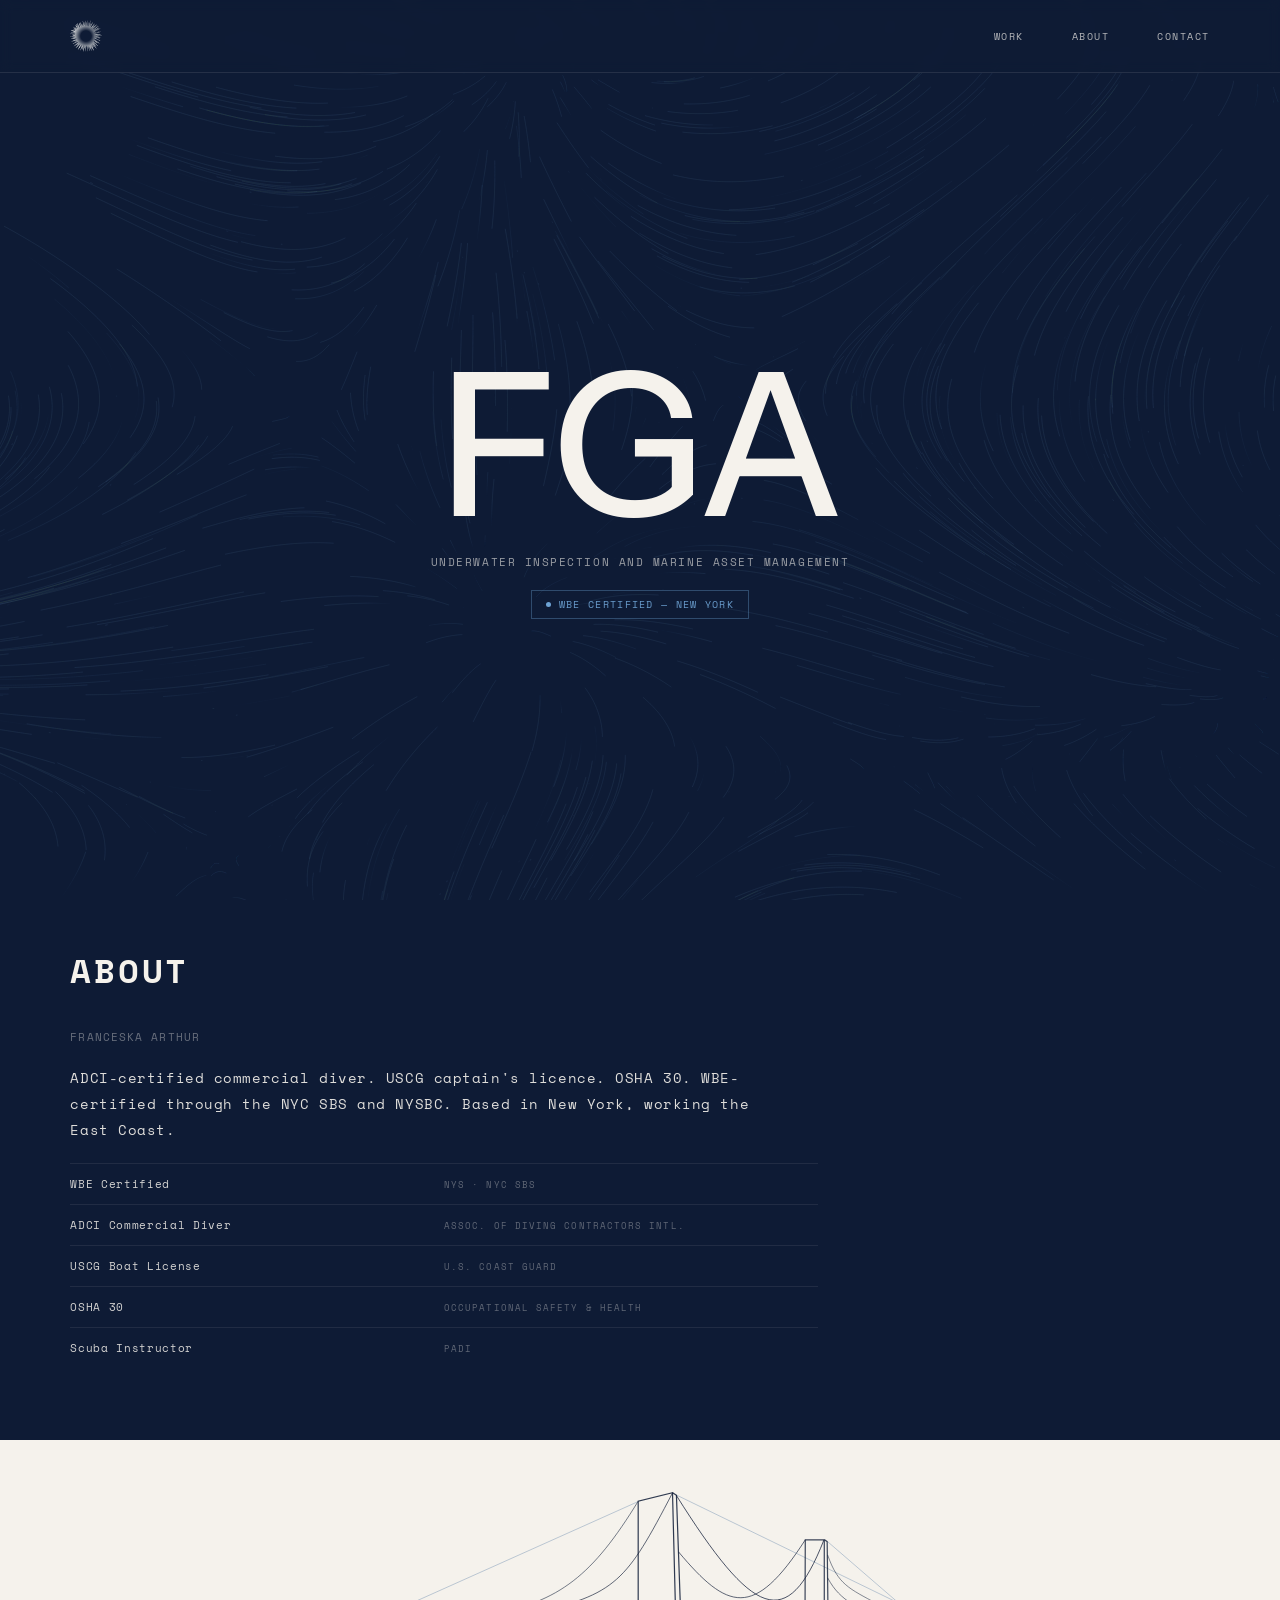
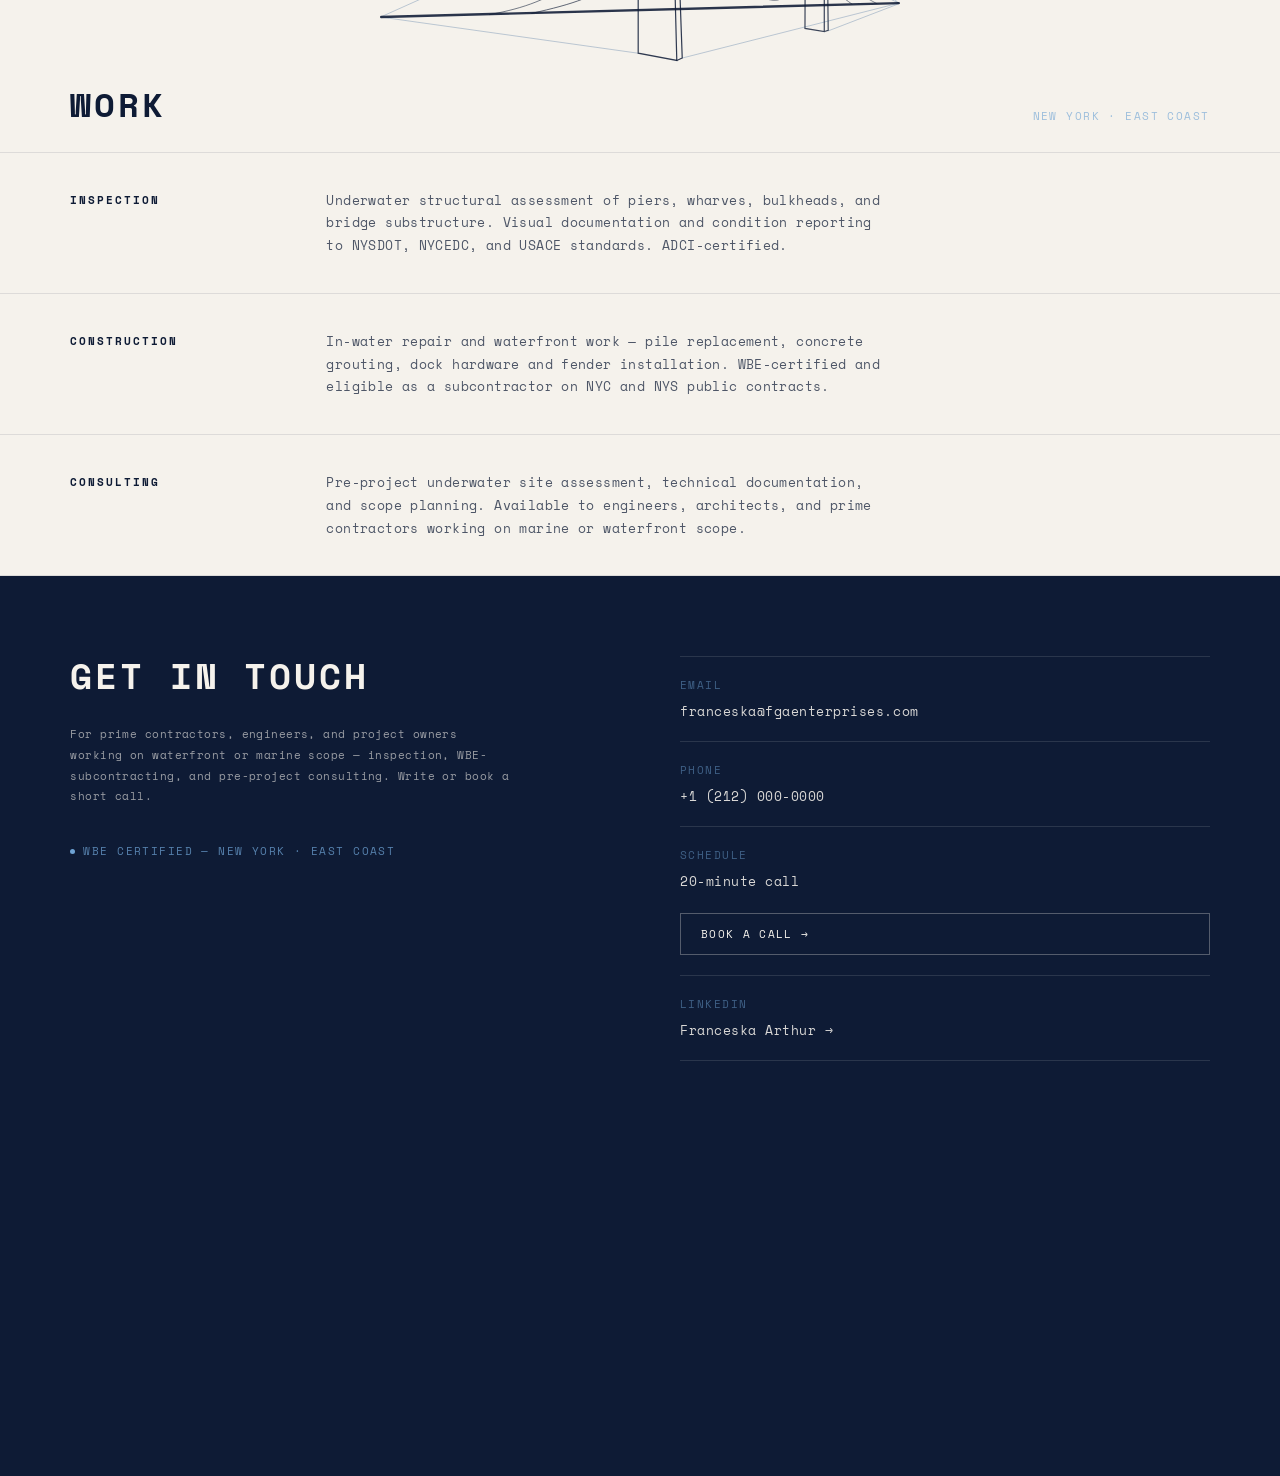
<file: index.html>
<!DOCTYPE html>
<html lang="en">
<head>
  <meta charset="UTF-8">
  <meta name="viewport" content="width=device-width, initial-scale=1.0">
  <title>FGA — Underwater Inspection &amp; Marine Construction</title>
  <meta name="description" content="Francesca Arthur — ADCI-certified commercial diver. Underwater inspection and marine construction. WBE-certified, New York · East Coast.">
  <link rel="icon" type="image/svg+xml" href="assets/urchin.svg">
  <link rel="preconnect" href="https://fonts.googleapis.com">
  <link rel="preconnect" href="https://fonts.gstatic.com" crossorigin>
  <link href="https://fonts.googleapis.com/css2?family=Cormorant+Garamond:ital,wght@0,400;1,400;1,600&family=EB+Garamond:ital,wght@0,400;1,400&family=Instrument+Sans:wght@400;500;600&family=Space+Mono:wght@400;700&display=swap" rel="stylesheet">
  <link rel="stylesheet" href="css/style.css">
</head>
<body>

<!-- ── Nav ── -->
<nav class="nav" id="nav">
  <a href="#" class="nav-brand">
    <img src="assets/urchin.svg" alt="FGA" class="nav-urchin">
    <span class="nav-lockup">
      <span class="nav-rule"></span>
      <span class="nav-wordmark">FGA</span>
    </span>
  </a>
  <div class="nav-links">
    <a href="#work-entry" class="nav-link">Work</a>
    <a href="#about" class="nav-link">About</a>
    <a href="#contact" class="nav-link">Contact</a>
  </div>
  <button class="nav-hamburger" id="hamburger" aria-label="Menu" aria-expanded="false">
    <span></span><span></span><span></span>
  </button>
</nav>
<div class="mobile-menu" id="mobileMenu">
  <a href="#work-entry">Work</a>
  <a href="#about">About</a>
  <a href="#contact">Contact</a>
</div>

<!-- ── Hero ── -->
<section class="hero" data-theme="dark">
  <canvas class="hero-canvas" id="tidalCanvas"></canvas>
  <div class="hero-inner">
    <div class="hero-title" style="margin-bottom:20px;">FGA</div>
    <div class="hero-sub">Underwater inspection and marine asset management</div>
    <div class="wbe-badge">
      <span class="wbe-dot"></span>
      <span class="wbe-text">WBE Certified — New York</span>
    </div>
  </div>
  <div class="hero-end" id="hero-end"></div>
</section>

<!-- ── About ── -->
<section id="about" class="section-navy" data-theme="dark">
  <div class="section-header">
    <div class="section-title">About</div>
  </div>
  <div class="about-grid">
    <div>
      <div class="about-name">Franceska Arthur</div>
      <p class="body-lead" style="margin-bottom:20px;">
        ADCI-certified commercial diver. USCG captain's licence. OSHA 30.
        WBE-certified through the NYC SBS and NYSBC. Based in New York,
        working the East Coast.
      </p>
      <!-- Credentials table -->
      <div class="creds-table">
        <div class="cred-row">
          <span class="cred-name">WBE Certified</span>
          <span class="cred-auth">NYS · NYC SBS</span>
        </div>
        <div class="cred-row">
          <span class="cred-name">ADCI Commercial Diver</span>
          <span class="cred-auth">Assoc. of Diving Contractors Intl.</span>
        </div>
        <div class="cred-row">
          <span class="cred-name">USCG Boat License</span>
          <span class="cred-auth">U.S. Coast Guard</span>
        </div>
        <div class="cred-row">
          <span class="cred-name">OSHA 30</span>
          <span class="cred-auth">Occupational Safety &amp; Health</span>
        </div>
        <div class="cred-row">
          <span class="cred-name">Scuba Instructor</span>
          <span class="cred-auth">PADI</span>
        </div>
      </div>
    </div>
    <!-- Profile photo: when ready, add a div.about-photo here with
         style="background-image:url('assets/your-photo.jpg')" on .about-photo-frame. -->
  </div>
  <div style="height:72px;"></div>
</section>

<!-- ── Work (linen) — bridge at top, 3 rows label + sentence ── -->
<section id="work-entry" class="light-section" data-theme="light">
  <div class="bridge-wrap">
    <div class="bridge-inner">
      <svg class="bridge-svg" viewBox="0 0 431 141" fill="none" xmlns="http://www.w3.org/2000/svg">
        <path d="M0.5 103.635L214 133.635" stroke="#1B4F8A" stroke-opacity=".45" stroke-width=".5"/>
        <path d="M0.5 103.635L213.5 8.135" stroke="#1B4F8A" stroke-opacity=".45" stroke-width=".5"/>
        <path d="M246 2.635L430 92.135L371 41.135" stroke="#1B4F8A" stroke-opacity=".45" stroke-width=".5"/>
        <path d="M430 92.135L250.5 137.635" stroke="#1B4F8A" stroke-opacity=".45" stroke-width=".5"/>
        <path d="M430 92.635L371.5 115.135" stroke="#1B4F8A" stroke-opacity=".45" stroke-width=".5"/>
        <path d="M214 133.592V7.686L242.444 0.635L246 139.635L214 133.592Z" stroke="#0E1B35" stroke-opacity=".85"/>
        <path d="M245.796 139.178C245.544 139.291 245.431 139.587 245.543 139.839C245.656 140.091 245.951 140.204 246.204 140.092L246 139.635L245.796 139.178ZM250.5 137.628L250.704 138.084L251.012 137.947L251 137.61L250.5 137.628ZM245.7 2.642L246.2 2.624L246.19 2.36L245.966 2.219L245.7 2.642ZM246 139.635L246.204 140.092L250.704 138.084L250.5 137.628L250.296 137.171L245.796 139.178L246 139.635ZM250.5 137.628L251 137.61L246.2 2.624L245.7 2.642L245.2 2.66L250 137.646L250.5 137.628ZM245.7 2.642L245.966 2.219L242.766 0.211L242.5 0.635L242.234 1.059L245.434 3.066L245.7 2.642Z" fill="#0E1B35" fill-opacity=".85"/>
        <path d="M352.25 113.102L352.5 39.635H368.25V115.635L352.25 113.102Z" stroke="#0E1B35" stroke-opacity=".8"/>
        <path d="M368.5 115.635L371.5 114.635L370.643 41.155L368.5 39.635" stroke="#0E1B35" stroke-opacity=".8"/>
        <path d="M245.5 2.635C309.042 103.782 337.374 117.535 368 39.635" stroke="#0E1B35" stroke-opacity=".82" stroke-width=".75"/>
        <path d="M247.5 49.705C287.81 97.722 309.779 106.186 352.5 39.635" stroke="#0E1B35" stroke-opacity=".72" stroke-width=".75"/>
        <path d="M125.5 100.635C195.952 84.972 204.188 74.17 242.5 0.635" stroke="#0E1B35" stroke-opacity=".72" stroke-width=".75"/>
        <path d="M90.5 101.635C149.089 91.252 176.518 68.707 214 7.635" stroke="#0E1B35" stroke-opacity=".62" stroke-width=".75"/>
        <path d="M1 103.635L430 92.135" stroke="#0E1B35" stroke-opacity=".88" stroke-width="2" stroke-linecap="round"/>
        <path d="M371 71.135C376.96 82.031 382.499 86.83 391.5 93.135" stroke="#0E1B35" stroke-opacity=".6" stroke-width=".75"/>
        <path d="M371 52.135C379.662 76.871 388.861 79.951 412 92.635" stroke="#0E1B35" stroke-opacity=".55" stroke-width=".75"/>
      </svg>
    </div>
  </div>
  <div class="section-header" style="padding-top:24px; padding-bottom:28px;">
    <div class="section-title">Work</div>
    <span class="mono section-meta">New York · East Coast</span>
  </div>
  <div class="work-rows">
    <div class="work-discipline">
      <div class="work-label">Inspection</div>
      <div class="body-text work-body">Underwater structural assessment of piers, wharves, bulkheads, and bridge substructure. Visual documentation and condition reporting to NYSDOT, NYCEDC, and USACE standards. ADCI-certified.</div>
    </div>
    <div class="work-discipline">
      <div class="work-label">Construction</div>
      <div class="body-text work-body">In-water repair and waterfront work — pile replacement, concrete grouting, dock hardware and fender installation. WBE-certified and eligible as a subcontractor on NYC and NYS public contracts.</div>
    </div>
    <div class="work-discipline">
      <div class="work-label">Consulting</div>
      <div class="body-text work-body">Pre-project underwater site assessment, technical documentation, and scope planning. Available to engineers, architects, and prime contractors working on marine or waterfront scope.</div>
    </div>
  </div>
</section>

<!-- ── Contact (navy) ── -->
<section id="contact" class="section-navy" data-theme="dark">
  <div class="contact-inner">
    <div class="contact-lead-col">
      <div class="contact-heading">Get in touch</div>
      <div class="contact-lead">
        For prime contractors, engineers, and project owners working on
        waterfront or marine scope — inspection, WBE-subcontracting,
        and pre-project consulting. Write or book a short call.
      </div>
      <div style="display:flex; align-items:center; gap:8px; margin-top:8px;">
        <span class="wbe-dot"></span>
        <span class="mono" style="opacity:.75; color:var(--sky);">WBE Certified — New York · East Coast</span>
      </div>
    </div>

    <div>
      <div class="contact-method">
        <span class="mono contact-method-label">Email</span>
        <a class="contact-method-value" href="mailto:franceska@fgaenterprises.com">franceska@fgaenterprises.com</a>
      </div>
      <div class="contact-method">
        <span class="mono contact-method-label">Phone</span>
        <a class="contact-method-value" href="tel:+12120000000">+1 (212) 000-0000</a>
      </div>
      <div class="contact-method">
        <span class="mono contact-method-label">Schedule</span>
        <div class="contact-method-value" style="margin-bottom:14px;">20-minute call</div>
        <a href="https://calendar.app.google/g8CN85ZAkyi4qekB9" target="_blank" rel="noopener" class="cta-primary">Book a call &rarr;</a>
      </div>
      <div class="contact-method">
        <span class="mono contact-method-label">LinkedIn</span>
        <a class="contact-method-value" href="https://www.linkedin.com/in/franceska-arthur-253ab6415/" target="_blank" rel="noopener">Franceska Arthur &rarr;</a>
      </div>
    </div>
  </div>
</section>

<script src="js/site.js"></script>
</body>
</html>
</file>
<file: css/style.css>
/* ============================================================
   FGA — Francesca Arthur · Marine Inspection & Construction
   Shared stylesheet (site + journal)
   Palette:  linen #F5F2EC · navy #0E1B35 · sky #6EA3D4
   ============================================================ */

*, *::before, *::after { margin:0; padding:0; box-sizing:border-box; }
html { scroll-behavior:smooth; }
body { background:#0E1B35; -webkit-font-smoothing:antialiased; }
a { text-decoration:none; color:inherit; }
img { max-width:100%; }

:root {
  --linen:#F5F2EC;
  --navy:#0E1B35;
  --sky:#6EA3D4;
  --gutter: clamp(24px, 5.5vw, 80px);
}

/* ── Type ── */
.hero-title {
  font-family:'Instrument Sans', sans-serif;
  font-size: clamp(80px, 16vw, 200px);
  letter-spacing:-0.01em; font-style:normal; font-weight:500; line-height:.9;
  color:var(--linen);
}
.section-title {
  font-family:'Space Mono', monospace;
  font-size: clamp(20px, 2.8vw, 34px);
  font-weight:700; letter-spacing:.08em;
  text-transform:uppercase; line-height:1.1;
  color:var(--linen);
}
.body-lead {
  font-family:'Space Mono', monospace;
  font-size: clamp(12px, 1.2vw, 14px);
  line-height:1.85; color:var(--linen); opacity:.9;
  text-wrap:pretty; letter-spacing:.04em;
}
.body-text {
  font-family:'Space Mono', monospace;
  font-size:12px; line-height:1.9;
  color:var(--linen); opacity:.62; text-wrap:pretty; letter-spacing:.03em;
}
.mono {
  font-family:'Space Mono', monospace;
  font-size:11px; letter-spacing:.13em;
  text-transform:uppercase; color:var(--sky); opacity:.65;
}
.service-body {
  font-family:'Space Mono', monospace;
  font-size:11px; line-height:1.85;
  color:var(--linen); opacity:.6; letter-spacing:.03em;
}

/* ── Nav ── */
.nav {
  position:fixed; top:0; left:0; right:0; z-index:100;
  display:flex; justify-content:space-between; align-items:center;
  padding:20px var(--gutter);
  background:rgba(14,27,53,0.93); backdrop-filter:blur(6px);
  border-bottom:.5px solid rgba(245,242,236,0.1);
  transition:background .4s ease, border-color .4s ease;
}
.nav.nav-light {
  background:rgba(245,242,236,0.92);
  border-bottom-color:rgba(14,27,53,0.1);
}
.nav.nav-light .nav-link { color:var(--navy); }
.nav.nav-light .nav-hamburger span { background:var(--navy); }

.nav-brand { display:flex; align-items:center; }
.nav-urchin {
  display:block; flex-shrink:0; width:32px; height:32px;
  filter: brightness(0) invert(1) sepia(0.2); opacity:.85;
  -webkit-mask-image: radial-gradient(ellipse 55% 55% at 50% 50%, transparent 30%, black 75%);
  mask-image: radial-gradient(ellipse 55% 55% at 50% 50%, transparent 30%, black 75%);
  transition:filter .4s ease, opacity .4s ease;
}
.nav.nav-light .nav-urchin { filter: brightness(0); opacity:.55; }
.nav-lockup {
  display:flex; align-items:center; overflow:hidden;
  max-width:0; opacity:0;
  transition:max-width .5s ease, opacity .45s ease;
}
.nav.nav-scrolled .nav-lockup { max-width:110px; opacity:1; }
.nav-rule {
  width:.5px; height:24px; margin:0 16px; flex-shrink:0;
  background:rgba(245,242,236,0.25); transition:background .4s ease;
}
.nav.nav-light .nav-rule { background:rgba(14,27,53,0.25); }
.nav-wordmark {
  white-space:nowrap; font-family:'Instrument Sans', sans-serif; font-size:20px;
  letter-spacing:-0.01em; font-weight:500; color:var(--linen);
  transition:color .4s ease;
}
.nav.nav-light .nav-wordmark { color:var(--navy); }

.nav-links { display:flex; gap:48px; }
.nav-link {
  font-family:'Space Mono', monospace; font-size:10px;
  letter-spacing:.15em; text-transform:uppercase;
  color:var(--linen); opacity:.72;
  transition:opacity .2s, color .4s ease;
}
.nav-link:hover { opacity:1; }
.nav-hamburger {
  display:none; background:none; border:none; cursor:pointer;
  padding:4px; flex-direction:column; gap:5px;
}
.nav-hamburger span {
  display:block; width:22px; height:.5px;
  background:var(--linen); opacity:.75;
  transition:transform .2s, opacity .2s;
}
.nav-hamburger.open span:nth-child(1){ transform:rotate(45deg) translate(4px,4px); }
.nav-hamburger.open span:nth-child(2){ opacity:0; }
.nav-hamburger.open span:nth-child(3){ transform:rotate(-45deg) translate(4px,-4px); }

.mobile-menu {
  position:fixed; top:65px; left:0; right:0; z-index:99;
  background:rgba(14,27,53,0.98); backdrop-filter:blur(8px);
  display:none; flex-direction:column;
  padding:24px var(--gutter) 32px;
  border-bottom:.5px solid rgba(245,242,236,0.1);
}
.mobile-menu.open { display:flex; }
.mobile-menu a {
  font-family:'Space Mono', monospace; font-size:13px;
  letter-spacing:.14em; text-transform:uppercase;
  color:var(--linen); opacity:.75; padding:14px 0;
  border-bottom:.5px solid rgba(245,242,236,0.08);
}
.mobile-menu a:last-child { border-bottom:none; }

/* ── Hero ── */
.hero {
  height:100vh; position:relative; overflow:hidden;
  background:var(--navy); color:var(--linen);
}
.hero-canvas { position:absolute; inset:0; width:100%; height:100%; }
.hero-inner {
  position:relative; z-index:1; height:100%;
  display:flex; flex-direction:column; align-items:center;
  justify-content:center; padding-top:72px; text-align:center;
}
.hero-sub {
  font-family:'Space Mono', monospace; font-size:clamp(10px,1vw,11px);
  letter-spacing:.14em; text-transform:uppercase;
  color:var(--linen); opacity:.6; margin-bottom:20px;
}
.hero-end { position:absolute; bottom:120px; left:0; width:100%; height:1px; }

/* ── WBE badge ── */
.wbe-badge {
  display:inline-flex; align-items:center; gap:8px;
  padding:6px 14px;
  border:.5px solid rgba(110,163,212,0.35);
}
.wbe-dot {
  width:5px; height:5px; border-radius:50%;
  background:var(--sky); display:inline-block; flex-shrink:0;
}
.wbe-text {
  font-family:'Space Mono', monospace; font-size:10px;
  letter-spacing:.13em; text-transform:uppercase;
  color:var(--sky); opacity:.95;
}

/* ── Section header (shared) ── */
.section-navy { background:var(--navy); color:var(--linen); }
.section-header {
  display:flex; justify-content:space-between; align-items:flex-end;
  padding:52px var(--gutter) 40px;
}

/* ── About ── */
#about { scroll-margin-top:72px; }
.about-grid {
  display:grid; grid-template-columns:1fr 320px;
  gap:72px; padding:0 var(--gutter);
  align-items:start;
}
.about-name {
  font-family:'Space Mono', monospace; font-size:11px;
  letter-spacing:.1em; text-transform:uppercase;
  color:var(--linen); opacity:.38; margin-bottom:20px;
}
.about-photo { position:relative; padding-top:28px; }
.about-photo-frame {
  background:rgba(245,242,236,0.05);
  border:.5px dashed rgba(245,242,236,0.15);
  height:380px; display:flex; align-items:center; justify-content:center;
  background-size:cover; background-position:center;
}
.about-corner {
  position:absolute; width:14px; height:14px; opacity:.6;
}
.about-corner.tl { top:10px; left:10px; border-top:.5px solid var(--sky); border-left:.5px solid var(--sky); }
.about-corner.tr { top:10px; right:10px; border-top:.5px solid var(--sky); border-right:.5px solid var(--sky); }
.about-corner.bl { bottom:10px; left:10px; border-bottom:.5px solid var(--sky); border-left:.5px solid var(--sky); }
.about-corner.br { bottom:10px; right:10px; border-bottom:.5px solid var(--sky); border-right:.5px solid var(--sky); }

/* Credentials table — now lives inside the about bio column */
.creds-table { margin-top:4px; }
.cred-row {
  display:grid; grid-template-columns:1fr 1fr;
  align-items:center; padding:12px 0;
  border-top:.5px solid rgba(245,242,236,0.08);
}
.cred-name {
  font-family:'Space Mono', monospace; font-size:11px;
  letter-spacing:.06em; color:var(--linen); opacity:.85;
}
.cred-auth {
  font-family:'Space Mono', monospace; font-size:9px;
  letter-spacing:.12em; text-transform:uppercase;
  color:var(--linen); opacity:.35;
}

/* ── Work (linen) ── */
.light-section { background:var(--linen); color:var(--navy); }
.light-section .section-title { color:var(--navy); }
.light-section .body-text { color:var(--navy); opacity:.72; }
#work-entry { scroll-margin-top:72px; }

.bridge-wrap {
  padding:52px var(--gutter) 0; overflow:hidden;
}
.bridge-inner { max-width:520px; margin:0 auto; }
.bridge-svg { display:block; width:100%; height:auto; }

.work-rows { border-top:.5px solid rgba(14,27,53,0.1); }
.work-discipline {
  display:grid; grid-template-columns:200px 1fr;
  gap:0 56px; padding:36px var(--gutter);
  border-bottom:.5px solid rgba(14,27,53,0.1);
  align-items:start;
}
.work-label {
  font-family:'Space Mono', monospace; font-size:11px; font-weight:700;
  text-transform:uppercase; letter-spacing:.18em;
  padding-top:3px; color:var(--navy);
}
.work-body {
  font-size:13px; line-height:1.75; opacity:.72; max-width:560px;
}

/* ── Contact (navy) ── */
#contact { scroll-margin-top:0; min-height:100vh; }
.contact-inner {
  padding: clamp(80px, 8vh, 108px) var(--gutter) 72px;
  display: grid;
  grid-template-columns: 1fr 1fr;
  gap: 80px;
  align-items: start;
  min-height: 100vh;
}
.contact-lead-col { display:flex; flex-direction:column; gap:28px; }
.contact-heading {
  font-family:'Space Mono', monospace;
  font-size:clamp(22px,2.8vw,36px);
  font-weight:700; text-transform:uppercase;
  letter-spacing:.08em; line-height:1.1; color:var(--linen);
}
.contact-lead {
  font-family:'Space Mono', monospace; font-size:11px;
  line-height:1.9; letter-spacing:.04em;
  opacity:.6; max-width:440px; color:var(--linen);
}
.contact-method {
  padding: 20px 0;
  border-bottom: .5px solid rgba(245,242,236,0.12);
  display: flex; flex-direction: column; gap: 8px;
}
.contact-method:first-child { border-top: .5px solid rgba(245,242,236,0.12); }
.contact-method-label { opacity:.5; }
.contact-method-value {
  font-family:'Space Mono', monospace;
  font-size:13px; letter-spacing:.04em;
  color:var(--linen); opacity:.88;
}
a.contact-method-value { transition:opacity .2s; }
a.contact-method-value:hover { opacity:1; }

/* ── CTAs ── */
.cta-primary {
  display:inline-block;
  font-family:'Space Mono', monospace; font-size:11px;
  letter-spacing:.12em; text-transform:uppercase;
  color:var(--linen); padding:12px 20px;
  border:.5px solid rgba(245,242,236,0.3);
  transition:background .2s, color .2s;
}
.cta-primary:hover { background:var(--linen); color:var(--navy); }

/* ──────────────────────────────────────────────
   Responsive
   ────────────────────────────────────────────── */
@media (max-width:768px) {
  .nav-links { display:none; }
  .nav-hamburger { display:flex; }

  .about-grid { grid-template-columns:1fr; gap:40px; }
  .about-photo { display:none; }

  .work-discipline { grid-template-columns:1fr; gap:12px; }

  .section-meta { display:none; }
  .section-header { padding:40px var(--gutter) 28px; }

  .contact-inner { grid-template-columns:1fr; gap:52px; }
}

/* ──────────────────────────────────────────────
   Journal (index + entry)
   ────────────────────────────────────────────── */
body.journal { color:var(--linen); font-family:'EB Garamond', serif; }

.journal-header {
  padding:120px var(--gutter) 40px;
  display:flex; justify-content:space-between; align-items:flex-end;
  border-bottom:.5px solid rgba(245,242,236,0.11);
}
.journal-header .label {
  font-family:'Space Mono', monospace; font-size:9px;
  letter-spacing:.18em; text-transform:uppercase; opacity:.38;
  margin-bottom:14px;
}
.journal-header h1 {
  font-family:'Cormorant Garamond', serif; font-size:clamp(44px,8vw,64px);
  font-style:italic; letter-spacing:.06em; font-weight:400;
}
.journal-header .meta {
  font-family:'Space Mono', monospace; font-size:9px;
  letter-spacing:.1em; color:var(--sky); opacity:.6;
}

.entries { padding:0 var(--gutter); min-height:40vh; }
.entry {
  display:grid; grid-template-columns:196px 1fr;
  gap:72px; align-items:start;
  padding:52px 0;
  border-bottom:.5px solid rgba(245,242,236,0.09);
}
.entry-meta { display:flex; flex-direction:column; gap:7px; padding-top:4px; }
.entry-meta .date {
  font-family:'Space Mono', monospace; font-size:9px;
  letter-spacing:.1em; color:var(--sky); opacity:.9;
}
.entry-meta .loc {
  font-family:'Space Mono', monospace; font-size:9px;
  letter-spacing:.08em; color:var(--sky); opacity:.5;
}
.entry-meta .tag {
  margin-top:14px; align-self:flex-start;
  font-family:'Space Mono', monospace; font-size:9px;
  letter-spacing:.1em; text-transform:uppercase;
  border:.5px solid rgba(110,163,212,0.28);
  color:var(--sky); padding:4px 8px; opacity:.7;
}
.entry-body h2 {
  font-family:'EB Garamond', serif; font-size:26px;
  font-style:italic; margin-bottom:16px; line-height:1.3; font-weight:400;
}
.entry-body p {
  font-family:'EB Garamond', serif; font-size:16px;
  line-height:1.85; opacity:.58; max-width:720px;
}
.entry-body .read {
  display:inline-block; margin-top:20px;
  font-family:'Space Mono', monospace; font-size:10px;
  letter-spacing:.12em; text-transform:uppercase;
  color:var(--sky); opacity:.65; transition:opacity .2s;
}
.entry-body .read:hover { opacity:1; }
.entry-thumb {
  margin-top:22px; max-width:420px; width:100%;
  display:block; filter:grayscale(0.15);
}

.journal-status {
  font-family:'Space Mono', monospace; font-size:11px;
  letter-spacing:.1em; color:var(--sky); opacity:.5;
  padding:52px 0;
}

/* ── Full entry page ── */
.entry-article { padding:120px var(--gutter) 80px; max-width:760px; margin:0 auto; }
.entry-article .back {
  font-family:'Space Mono', monospace; font-size:10px;
  letter-spacing:.12em; text-transform:uppercase;
  color:var(--sky); opacity:.65; display:inline-block; margin-bottom:40px;
  transition:opacity .2s;
}
.entry-article .back:hover { opacity:1; }
.entry-article .entry-tagline {
  display:flex; gap:18px; flex-wrap:wrap; align-items:center;
  font-family:'Space Mono', monospace; font-size:9px;
  letter-spacing:.1em; color:var(--sky); opacity:.7; margin-bottom:20px;
}
.entry-article h1 {
  font-family:'Cormorant Garamond', serif; font-size:clamp(34px,5vw,48px);
  font-style:italic; letter-spacing:.03em; font-weight:400;
  line-height:1.15; margin-bottom:40px; color:var(--linen);
}
.entry-article .content p {
  font-family:'EB Garamond', serif; font-size:18px; line-height:1.85;
  opacity:.78; margin-bottom:26px;
}
.entry-article .content h2 {
  font-family:'EB Garamond', serif; font-style:italic; font-size:24px;
  margin:36px 0 14px; opacity:.92; font-weight:400;
}
.entry-article .content h3 {
  font-family:'Space Mono', monospace; font-size:11px; letter-spacing:.13em;
  text-transform:uppercase; color:var(--sky); opacity:.7; margin:34px 0 12px;
}
.entry-article .content img {
  display:block; width:100%; margin:34px 0 12px; filter:grayscale(0.15);
}
.entry-article .content img + em {
  display:block; font-family:'Space Mono', monospace; font-size:9px;
  letter-spacing:.1em; text-transform:uppercase; color:var(--sky);
  opacity:.55; font-style:normal; margin-bottom:34px;
}
.entry-article .content a { color:var(--sky); border-bottom:.5px solid rgba(110,163,212,0.4); }
.entry-article .content ul { margin:0 0 26px 20px; }
.entry-article .content li {
  font-family:'EB Garamond', serif; font-size:18px; line-height:1.7;
  opacity:.78; margin-bottom:8px;
}
.entry-article .content blockquote {
  border-left:.5px solid rgba(110,163,212,0.4); padding-left:22px;
  margin:0 0 26px; font-style:italic; opacity:.7;
}

/* ── Footer (journal) ── */
.site-footer {
  display:flex; justify-content:space-between; align-items:center;
  padding:32px var(--gutter);
  border-top:.5px solid rgba(245,242,236,0.1);
}
.site-footer .wm {
  font-family:'Instrument Sans', sans-serif;
  font-size:18px; letter-spacing:-0.01em; font-weight:500; opacity:.5;
}
.site-footer .coord {
  font-family:'Space Mono', monospace; font-size:9px;
  letter-spacing:.1em; color:var(--sky); opacity:.45;
}

@media (max-width:768px) {
  .journal-header { padding-top:104px; }
  .entry { grid-template-columns:1fr; gap:18px; padding:40px 0; }
  .entry-meta { flex-direction:row; flex-wrap:wrap; align-items:center; gap:12px; }
  .entry-meta .tag { margin-top:0; }
  .entry-thumb { max-width:100%; }
}
</file>
